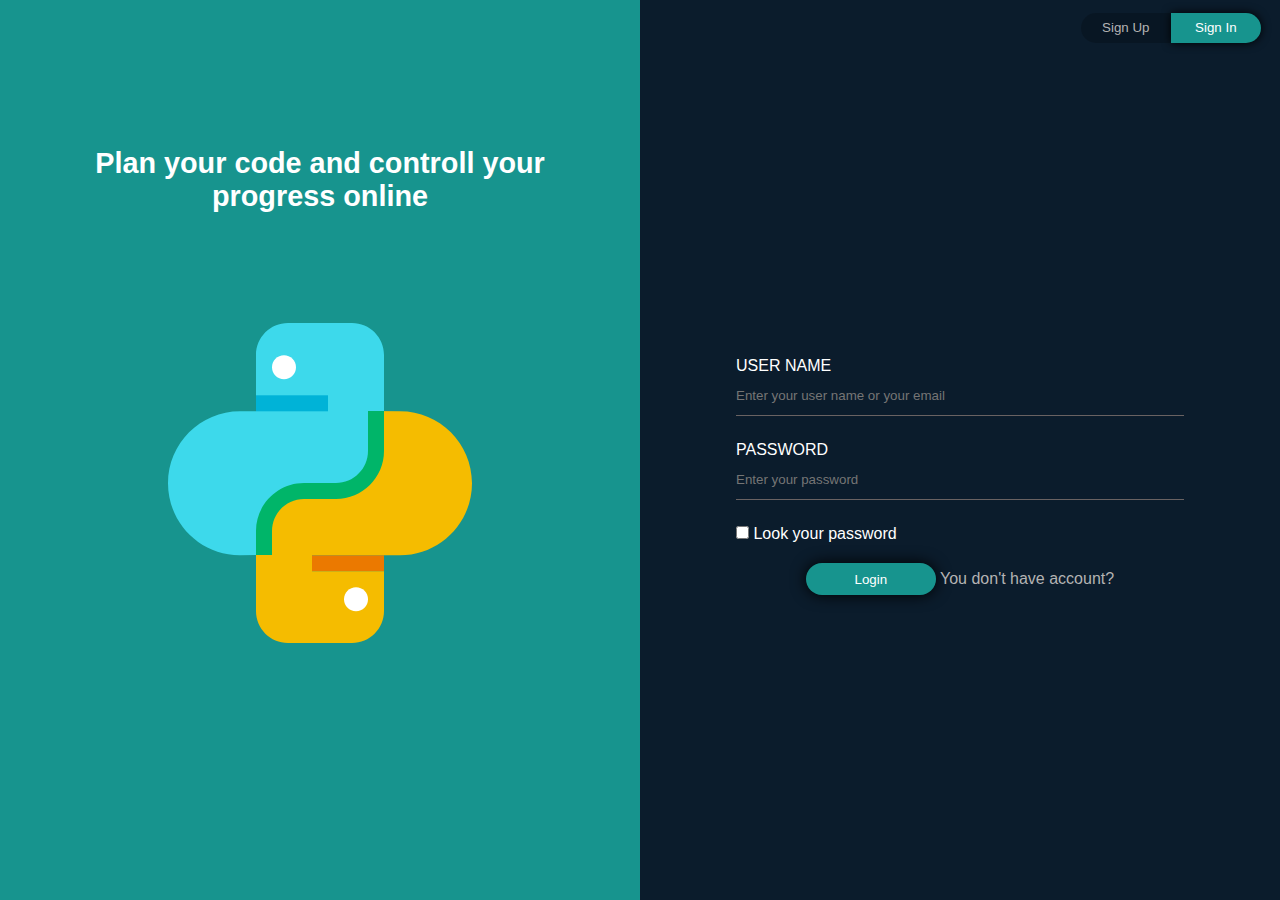
<file: index.html>
<!DOCTYPE html>
<html lang="en">
<head>
    <meta charset="UTF-8">
    <meta http-equiv="X-UA-Compatible" content="IE=edge">
    <meta name="viewport" content="width=device-width, initial-scale=1.0">
    <title>Sign in</title>
    <link rel="stylesheet" href="assets/styles/style.css">
    <link rel="shortcut icon" href="assets/images/icons8-python-480.svg" type="image/x-icon">
</head>
<body>
    <div id="left">
        <p id="word">Plan your code and controll your</p>
        <p id="word">progress online</p>
        <img src="assets/images/icons8-python-480.svg" alt="launch" id="launch">
    </div>
    <div id="right">

        <div id="buttons">
            <a href="signup.html"><button id="first">Sign Up</button></a>
            <a href="index.html"><button id="second">Sign In</button></a>
        </div>

        <div id="another">

            <label for="">USER NAME</label>
            <input type="email" placeholder="Enter your user name or your email" id="">
            <label for="" id="pass">PASSWORD</label>
            <input type="password" placeholder="Enter your password" id="password">

            <div id="look">
                <input type="checkbox" id="check" onclick="look('login')">
                <label for="">Look your password</label>
            </div>

            <div id="actions">
                <button id="login">Login</button>
                <a href="signup.html">You don't have account?</a>
            </div>

        </div>
    </div>
    <script src="script/main.js"></script>
</body>
</html>
</file>
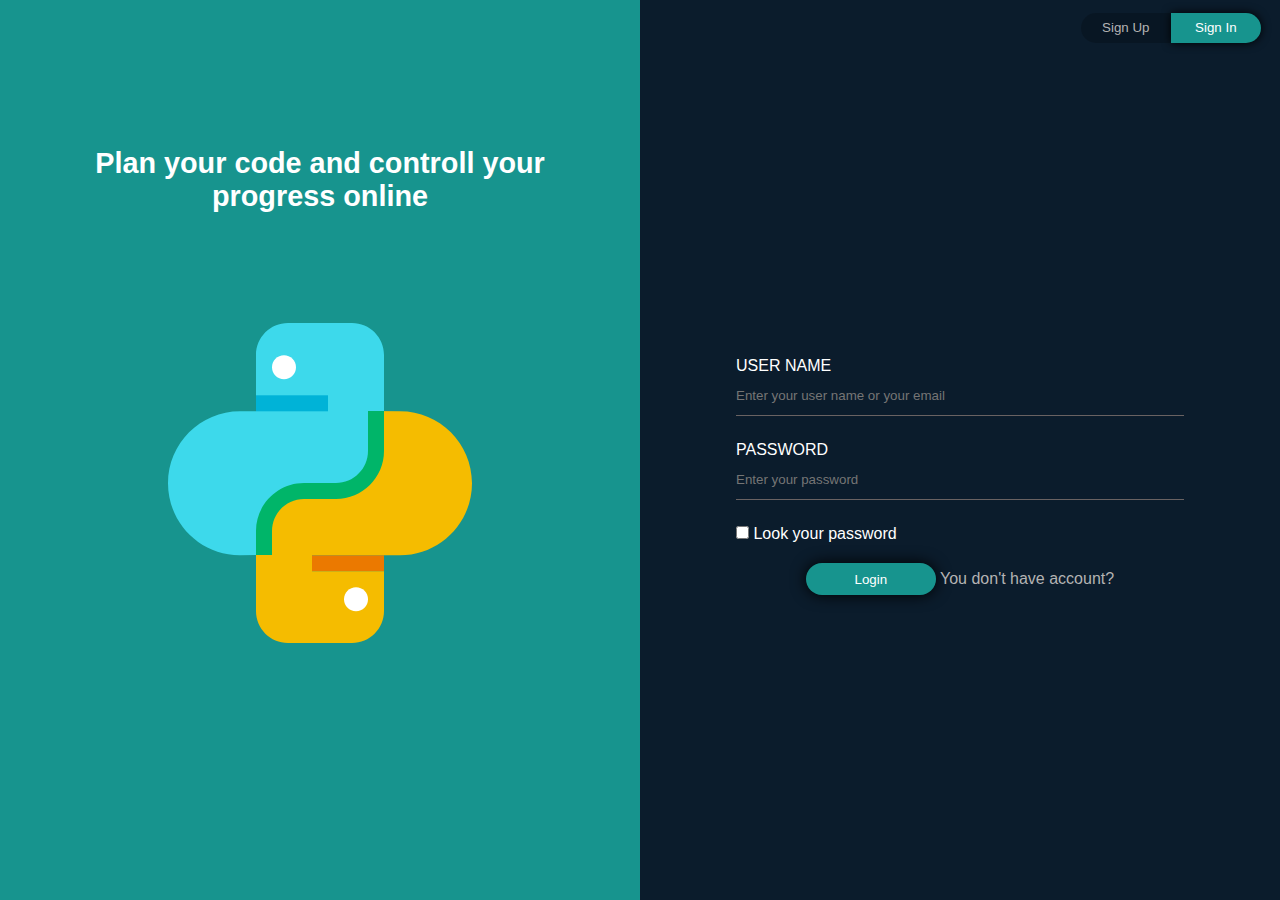
<file: signin.html>
<!DOCTYPE html>
<html lang="en">
<head>
    <meta charset="UTF-8">
    <meta http-equiv="X-UA-Compatible" content="IE=edge">
    <meta name="viewport" content="width=device-width, initial-scale=1.0">
    <title>Sign in</title>
    <link rel="stylesheet" href="assets/styles/style.css">
    <link rel="shortcut icon" href="assets/images/icons8-python-480.svg" type="image/x-icon">
</head>
<body>
    <div id="left">
        <p id="word">Plan your code and controll your</p>
        <p id="word">progress online</p>
        <img src="assets/images/icons8-python-480.svg" alt="launch" id="launch">
    </div>
    <div id="right">

        <div id="buttons">
            <a href="signup.html"><button id="first">Sign Up</button></a>
            <a href="signin.html"><button id="second">Sign In</button></a>
        </div>

        <div id="another">

            <label for="">USER NAME</label>
            <input type="email" placeholder="Enter your user name or your email" id="">
            <label for="" id="pass">PASSWORD</label>
            <input type="password" placeholder="Enter your password" id="password">

            <div id="look">
                <input type="checkbox" id="check" onclick="look('login')">
                <label for="">Look your password</label>
            </div>

            <div id="actions">
                <button id="login">Login</button>
                <a href="signup.html">You don't have account?</a>
            </div>

        </div>
    </div>
    <script src="script/main.js"></script>
</body>
</html>
</file>
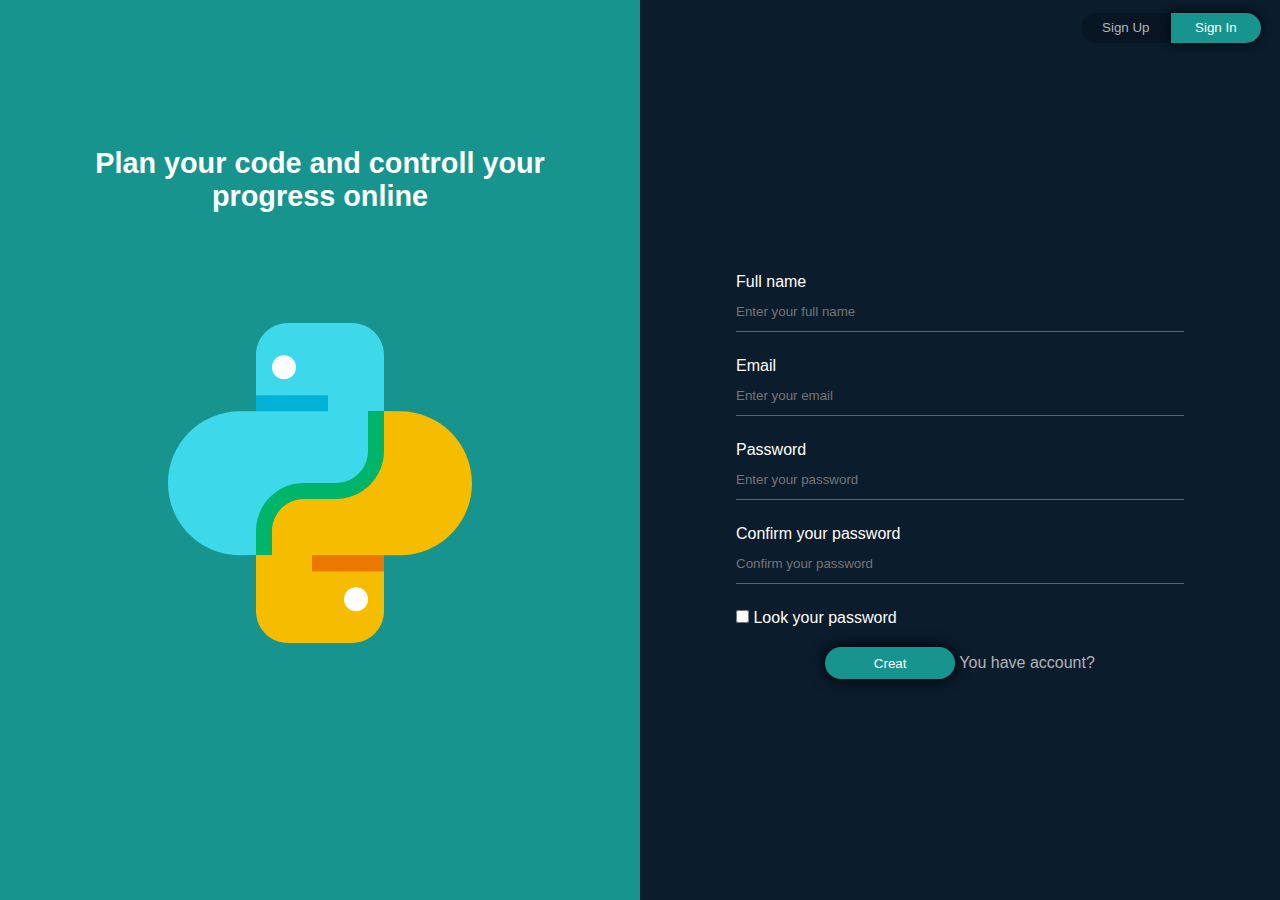
<file: signup.html>
<!DOCTYPE html>
<html lang="en">
<head>
    <meta charset="UTF-8">
    <meta http-equiv="X-UA-Compatible" content="IE=edge">
    <meta name="viewport" content="width=device-width, initial-scale=1.0">
    <title>Sign up</title>
    <link rel="stylesheet" href="assets/styles/style.css">
    <link rel="shortcut icon" href="assets/images/icons8-python-480.svg" type="image/x-icon">
</head>
<body>
    <div id="left">
        <p id="word">Plan your code and controll your</p>
        <p id="word">progress online</p>
        <img src="assets/images/icons8-python-480.svg" alt="launch" id="launch">
    </div>
    <div id="right">

        <div id="buttons">
            <a href="signup.html"><button id="first">Sign Up</button></a>
            <a href="index.html"><button id="second">Sign In</button></a>
        </div>

        <div id="another">

            <label for="">Full name</label>
            <input type="email" placeholder="Enter your full name" id="">
            <label for="" id="pass">Email</label>
            <input type="email" placeholder="Enter your email" id="">
            <label for="" id="pass">Password</label>
            <input type="password" placeholder="Enter your password" id="password">
            <label for="" >Confirm your password</label>
            <input type="password" placeholder="Confirm your password" id="password-confirm">
            <div id="look">
                <input type="checkbox" id="check" onclick="look()">
                <label for="">Look your password</label>
            </div>

            <div id="actions">
                <button id="login">Creat</button>
                <a href="index.html">You have account?</a>
            </div>

        </div>
    </div>
    <script src="script/main.js"></script>
</body>
</html>
</file>
<file: assets/styles/style.css>
@charset "UTF-8";

*{
    margin: 0px;
    padding: 0px;
}

:root{
    --backgroundColor_left: rgb(23, 148, 142);
    --backgroundColor_right: rgb(11, 28, 44);
}
body{
    height: 90vh;
    width: 100vw;

    display: flex;
    font-family: 'Lucida Sans', 'Lucida Sans Regular', 'Lucida Grande', 'Lucida Sans Unicode', Geneva, Verdana, sans-serif;
    color: white;
    background: var(--backgroundColor_right);
}

body > div#left{
    height: 100vh;
    width: 50vw;

    background: var(--backgroundColor_left);
    color: white;
    font-weight: bold;

}

body > div#right{
    height: 100vh;
    width: 50vw;

    background: var(--backgroundColor_right);
}

/*Div principal left*/

body > div#left{
    display: flex;
    justify-content: center;
    align-items: center;
    flex-direction: column;

    text-align: center;
}
body > div#left > img#launch{
    height: 60%;
    width: 60%;
}

body > div#left >  p#word{
    font-size: 1.8em;
}

/*Div principal right*/


/********Buttons********/

body > div#right > div#buttons{
    margin-top: 2%;
    margin-right: 3%;
    width: 97%;
    height: 5%;
    display: flex;
    justify-content: right;
}

body > div#right > div#buttons > a > button#first{
    height: 30px;
    width: 90px;

    border-top-left-radius: 30px;
    border-bottom-left-radius: 30px;
    border: none;
    background: rgba(0, 0, 0, 0.200);
    color: rgb(180, 179, 179);
}

body > div#right > div#buttons > a > button#second{
    height: 30px;
    width: 90px;

    border-top-right-radius: 30px;
    border-bottom-right-radius: 30px;
    border: none;
    background: var(--backgroundColor_left);
    color: white;
    box-shadow: 0px 0px 10px black;
}

body > div#right > div#buttons > a > button:hover{
    filter: brightness(40%);
    cursor: pointer;

    transition: 1.3s;
}

/*Another part*/

body > div#right > div#another{
    height: 93%;
    width: 100%;

    display: flex;
    justify-content: center;
    align-items: center;
    flex-direction: column;
}


body > div#right > div#another > div#actions > button#login{
    width: 130px;
    height: 32px;
    border-radius: 20px;
    border: none;
    color: white;
    background: var(--backgroundColor_left);
    box-shadow: 0px 0px 15px black;
}

body > div#right > div#another > div#actions > button#login:hover{
    transition: 1s;
    filter: brightness(40%);
    cursor: pointer;
}

body > div#right > div#another > div#actions > a{
    color: rgb(180, 179, 179);
    text-decoration: none;
}

body > div#right > div#another > div#actions > a:hover{
    text-decoration: underline;
}

body > div#right > div#another > label{
    width: 70%;
    font-size: 1em;
}

body > div#right > div#another > input{
    width: 70%;
    height: 40px;
    outline: none;
    background: rgba(0, 0, 0, 0);
    border: none;
    border-bottom: 1px solid rgb(105, 98, 98);
    color: rgb(180, 180, 180);
}

body > div#right > div#another > div#look{
    width: 70%;
}

body > div#right > div#another > label#pass{
    margin-top: 25px;
}

body > div#right > div#another > input#password{
    margin-bottom: 25px;
}

body > div#right > div#another > div#look{
    margin-bottom: 20px;
}

body > div#right > div#another > input#password-confirm{
    margin-bottom: 25px;
}



@media only screen and (max-width: 1000px){
    body{
        flex-direction: column;
        width: 100vw;
    }
    body > div#left{
        width: 100%;
        background: var(--backgroundColor_left);
    }
    body > div#right{
        width: 100%;
    }
    #actions{
        display: flex;
        flex-direction: column;
        justify-content: center;
        align-items: center;
    }
}
</file>
